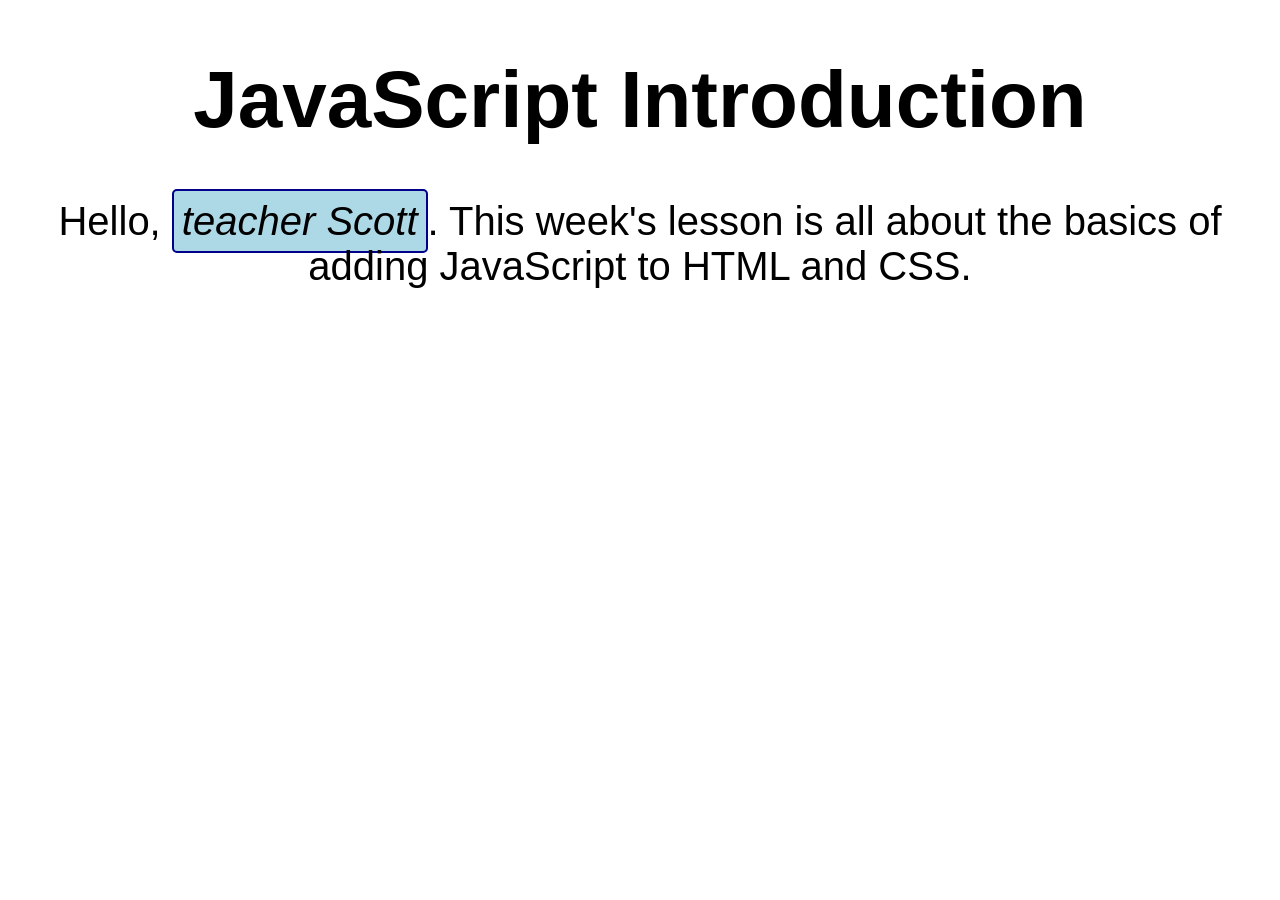
<file: lesson-1/index.html>
<!DOCTYPE html>
<html lang="en">
<head>
	<meta charset="UTF-8">
	<title>JavaScript Introduction | COMP1073 Client-Side JavaScript</title>
	<link rel="stylesheet" href="css/styles.css">
	<script src="js\script.js" defer></script>
</head>
<body>
	<h1>JavaScript Introduction</h1>
	<p>Hello, <em>teacher Scott</em>. This week's lesson is all about the basics of adding JavaScript to HTML and CSS.</p>
</body>
</html>
</file>
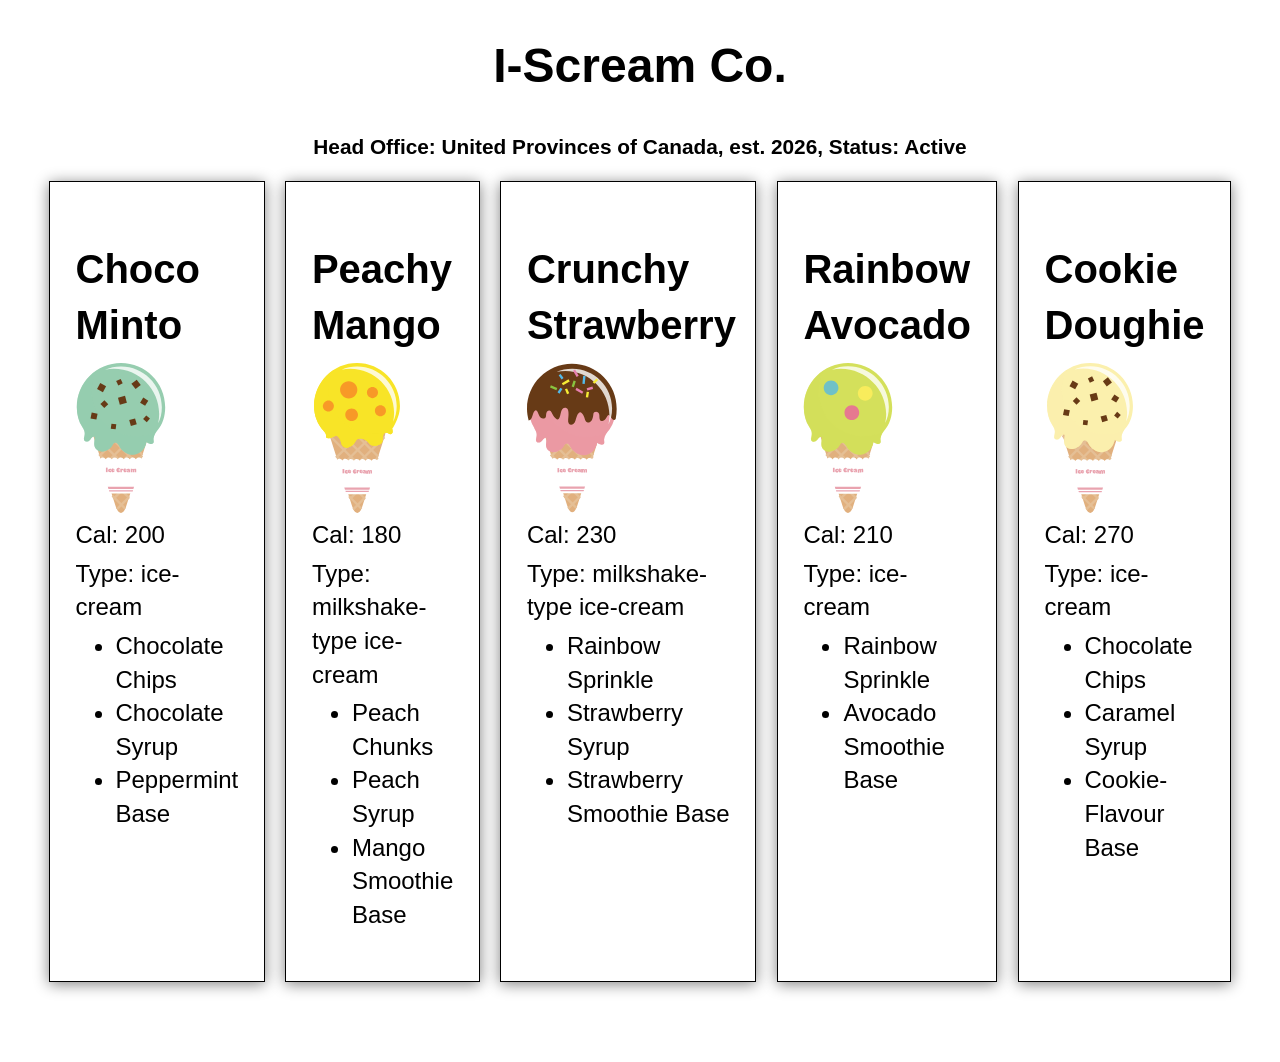
<file: lesson-10/index.html>
<!DOCTYPE html>
<html lang="en">
<head>
	<meta charset="utf-8" />
	<title>JavaScript Object Notation (JSON) | COMP1073 Client-Side JavaScript</title>
	<meta name="viewport" content="width=device-width, initial-scale=1.0" />
	<link href="css/normalize.css" rel="stylesheet" />
	<link href="css/styles.css" rel="stylesheet" />
	<script src="js/json.js" defer></script>
</head>

<body>
	<!-- STEP 1: Build out a HEADER and a SECTION element -->
	<header></header>
	<section></section>
	<!-- Proceed to js/json.js for the remainder of the lesson -->
</body>
</html>
</file>
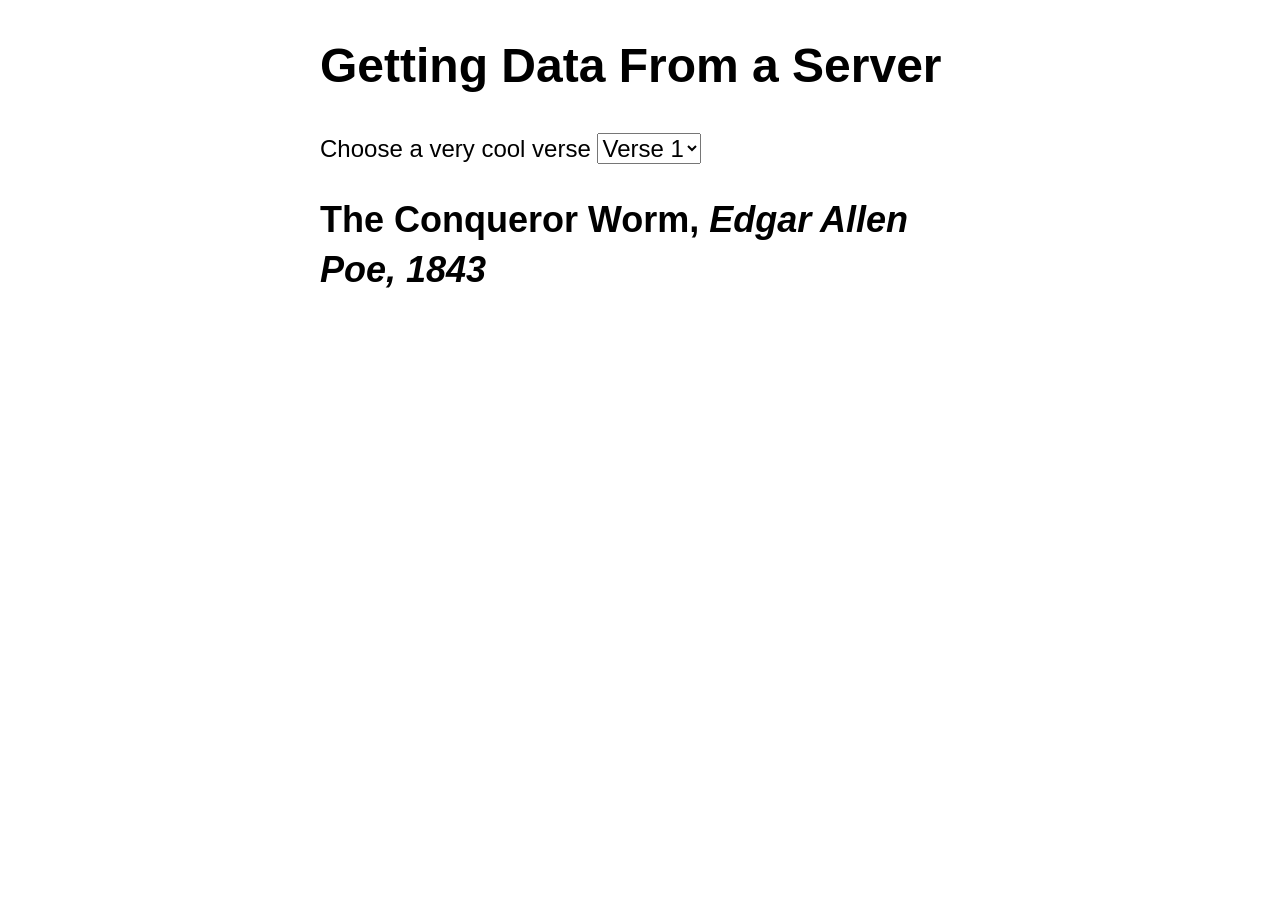
<file: lesson-11/index.html>
<!DOCTYPE html>
<html lang="en">
<head>
	<meta charset="utf-8" />
	<title>Getting Data From a Server | COMP1073 Client-Side JavaScript</title>
	<meta name="viewport" content="width=device-width, initial-scale=1.0" />
	<link href="css/normalize.css" rel="stylesheet" />
	<link href="css/styles.css" rel="stylesheet" />
	<script src="js/poetry.js" defer></script>
</head>

<body>
	<h1>Getting Data From a Server</h1>
	<form>
		<label for="verse-choose">Choose a very cool verse</label>
		<select id="verse-choose" name="verse-choose">
			<option value="verse1" selected>Verse 1</option>
			<option value="verse2">Verse 2</option>
			<option value="verse3">Verse 3</option>
			<option value="verse4">Verse 4</option>
		</select>
	</form>
	<h2>The Conqueror Worm, <em>Edgar Allen Poe, 1843</em></h2>
	<pre>
	</pre>
</body>
</html>
</file>
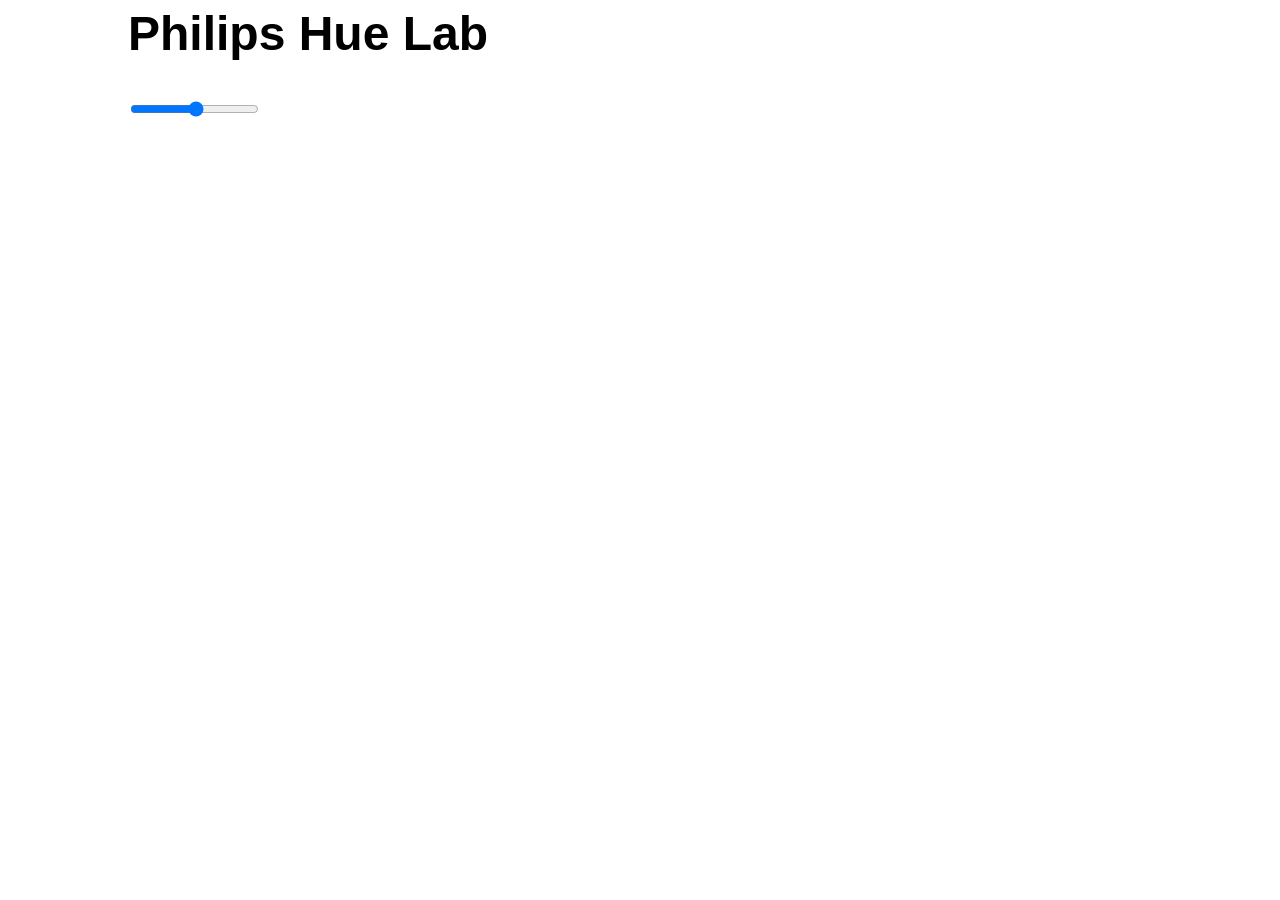
<file: lesson-12/index.html>
<html>
	<head>
		<title>Hue Lab</title>
		<meta charset="utf-8" />
		<meta name="viewport" content="width=device-width, initial-scale=1.0" />
		<link href="css/styles.css" rel="stylesheet" />
		<script src="js/hue.js" defer></script>
	</head>
	<body>
		<h1>Philips Hue Lab</h1>
		<input type="range" id="hue" min="0" max="47" />
	</body>
</html>
</file>
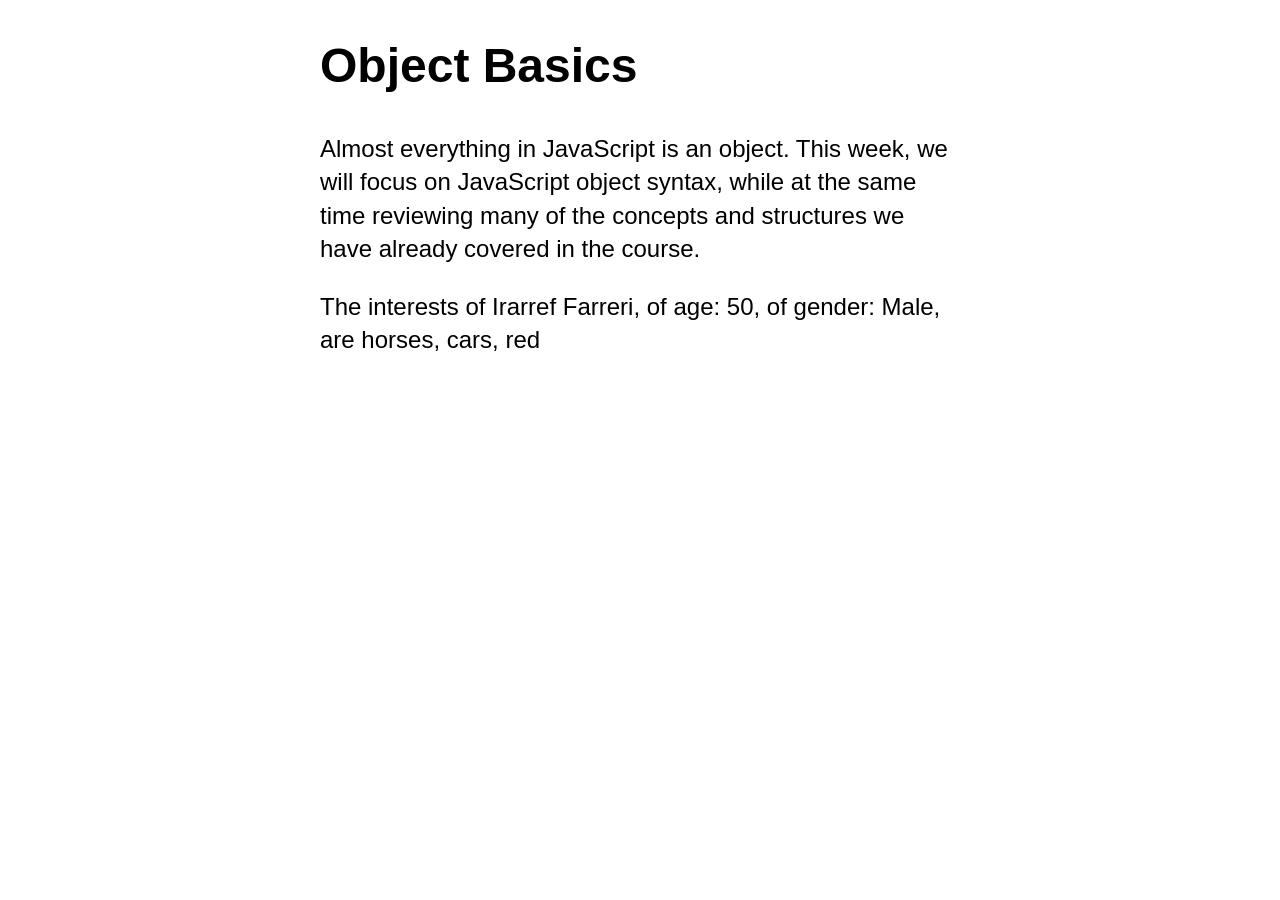
<file: lesson-8/index.html>
<!DOCTYPE html>
<html lang="en">
<head>
	<meta charset="utf-8" />
	<title>Object Basics | COMP1073 Client-Side JavaScript</title>
	<meta name="viewport" content="width=device-width, initial-scale=1.0" />
	<link href="css/normalize.css" rel="stylesheet" />
	<link href="css/styles.css" rel="stylesheet" />
	<script src="js/objects.js" defer></script>
</head>

<body>
	<h1>Object Basics</h1>
	<p>Almost everything in JavaScript is an object. This week, we will focus on JavaScript object syntax, while at the same time reviewing many of the concepts and structures we have already covered in the course.</p>
	<p id="output"></p>
</body>
</html>
</file>
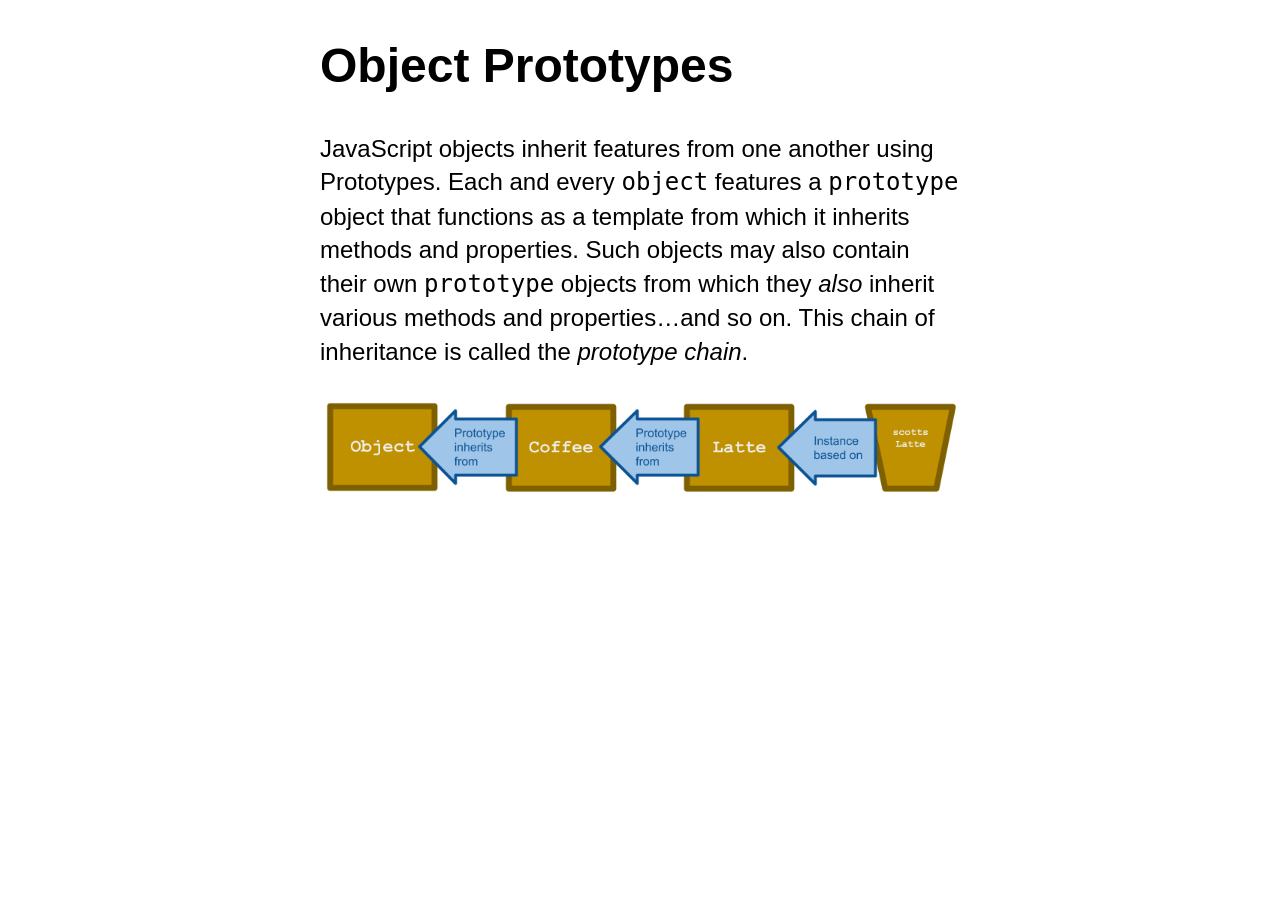
<file: lesson-9/index.html>
<!DOCTYPE html>
<html lang="en">
<head>
	<meta charset="utf-8" />
	<title>Object Prototypes | COMP1073 Client-Side JavaScript</title>
	<meta name="viewport" content="width=device-width, initial-scale=1.0" />
	<link href="css/normalize.css" rel="stylesheet" />
	<link href="css/styles.css" rel="stylesheet" />
	<script src="js/index.js" defer></script>
</head>

<body>
	<h1>Object Prototypes</h1>
	<p>JavaScript objects inherit features from one another using Prototypes. Each and every <code>object</code> features a <code>prototype</code> object that functions as a template from which it inherits methods and properties. Such objects may also contain their own <code>prototype</code> objects from which they <em>also</em> inherit various methods and properties…and so on. This chain of inheritance is called the <dfn>prototype chain</dfn>.</p>
	<p><img src="images/js-prototype-inheritance.png" width="100%" alt="JavaScript Prototype Inheritance" /></p>
	<p id="output"></p>
</body>
</html>
</file>
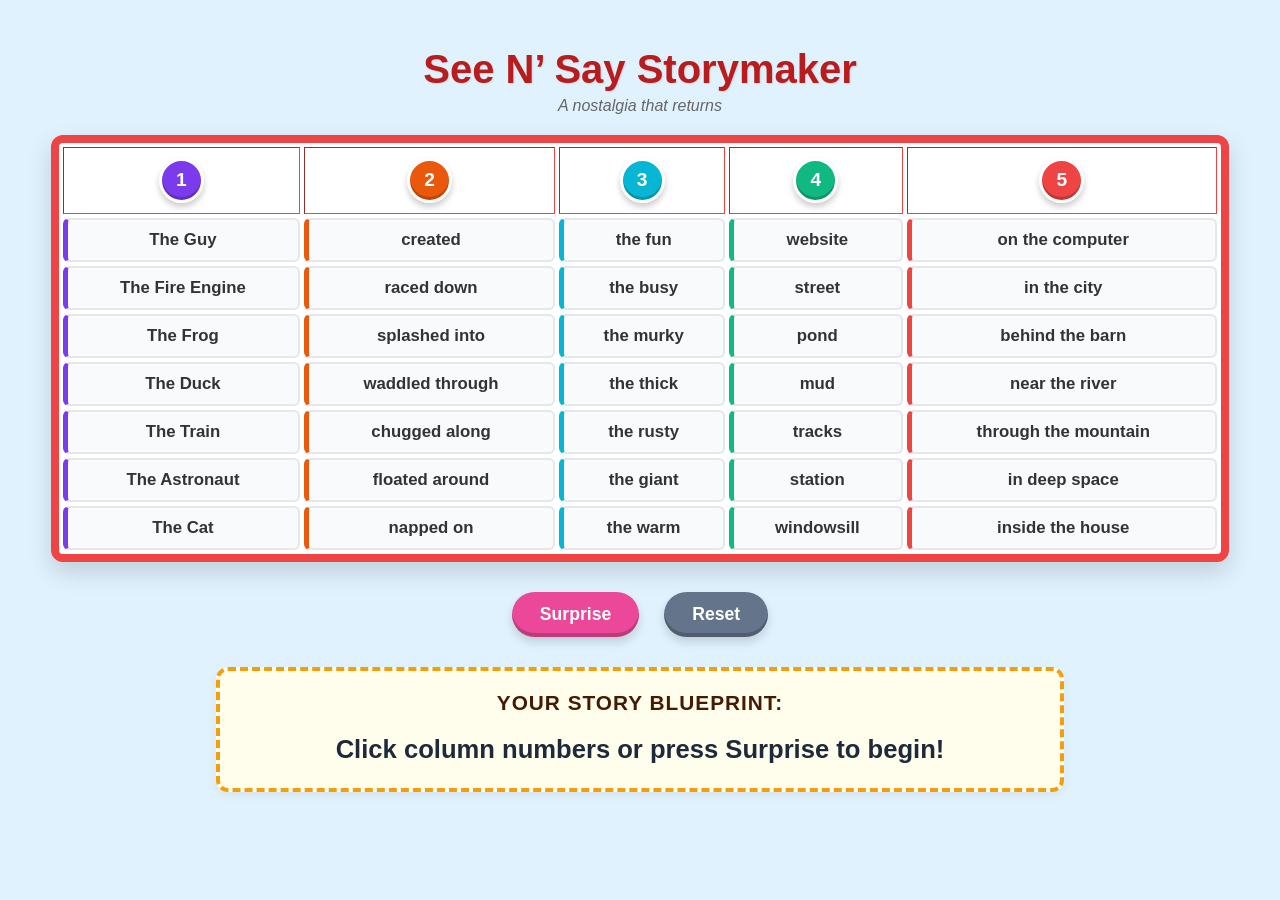
<file: assignment-1/assignment-1.html>
<!DOCTYPE html>
<html lang="en">
    <head>
        <meta charset="UTF-8">
        <title>See N’ Say Storymaker</title>
        <meta name="viewport" content="width=device-width, initial-scale=1.0" />
        <link rel="stylesheet" href="css/style.css"/>
        <script src="js/game.js" defer></script>
    </head>
    <body>
       <header>
            <h1>See N’ Say Storymaker</h1>
            <p><em>A nostalgia that returns</em></p>
       </header>
       <main>
            <table border="1" cellpadding="10" cellspacing="0" style="width: 95%; margin: 20px auto; font-family: sans-serif; text-align: center;">
                <thead>
                    <tr>
                        <th><button type="button" class="head-btn sub">1</button></th>
                        <th><button type="button" class="head-btn vrb">2</button></th>
                        <th><button type="button" class="head-btn adj">3</button></th>
                        <th><button type="button" class="head-btn obj">4</button></th>
                        <th><button type="button" class="head-btn plc">5</button></th>
                    </tr>
                </thead>
                <tbody>
                    <tr class="1">
                        <td class="sub">The Guy</td>
                        <td class="vrb">created</td>
                        <td class="adj">the fun</td>
                        <td class="obj">website</td>
                        <td class="plc">on the computer</td>
                    </tr>
                    
                    <tr class="2">
                        <td class="sub">The Fire Engine</td>
                        <td class="vrb">raced down</td>
                        <td class="adj">the busy</td>
                        <td class="obj">street</td>
                        <td class="plc">in the city</td>
                    </tr>
                    
                    <tr class="3">
                        <td class="sub">The Frog</td>
                        <td class="vrb">splashed into</td>
                        <td class="adj">the murky</td>
                        <td class="obj">pond</td>
                        <td class="plc">behind the barn</td>
                    </tr>
                    
                    <tr class="4">
                        <td class="sub">The Duck</td>
                        <td class="vrb">waddled through</td>
                        <td class="adj">the thick</td>
                        <td class="obj">mud</td>
                        <td class="plc">near the river</td>
                    </tr>
                    
                    <tr class="5">
                        <td class="sub">The Train</td>
                        <td class="vrb">chugged along</td>
                        <td class="adj">the rusty</td>
                        <td class="obj">tracks</td>
                        <td class="plc">through the mountain</td>
                    </tr>
                    
                    <tr class="6">
                        <td class="sub">The Astronaut</td>
                        <td class="vrb">floated around</td>
                        <td class="adj">the giant</td>
                        <td class="obj">station</td>
                        <td class="plc">in deep space</td>
                    </tr>
                    
                    <tr class="7">
                        <td class="sub">The Cat</td>
                        <td class="vrb">napped on</td>
                        <td class="adj">the warm</td>
                        <td class="obj">windowsill</td>
                        <td class="plc">inside the house</td>
                    </tr>
                </tbody>
            </table>
            
            <div class="controls-container">
                <button type="button" id="surprise">Surprise</button>
                <button type="button" id="reset">Reset</button>
            </div>

            <div class="story-container">
                <h2>Your Story Blueprint:</h2>
                <p id="story-display">Click column numbers or press Surprise to begin!</p>
            </div>
       </main>
    </body>
</html>
</file>
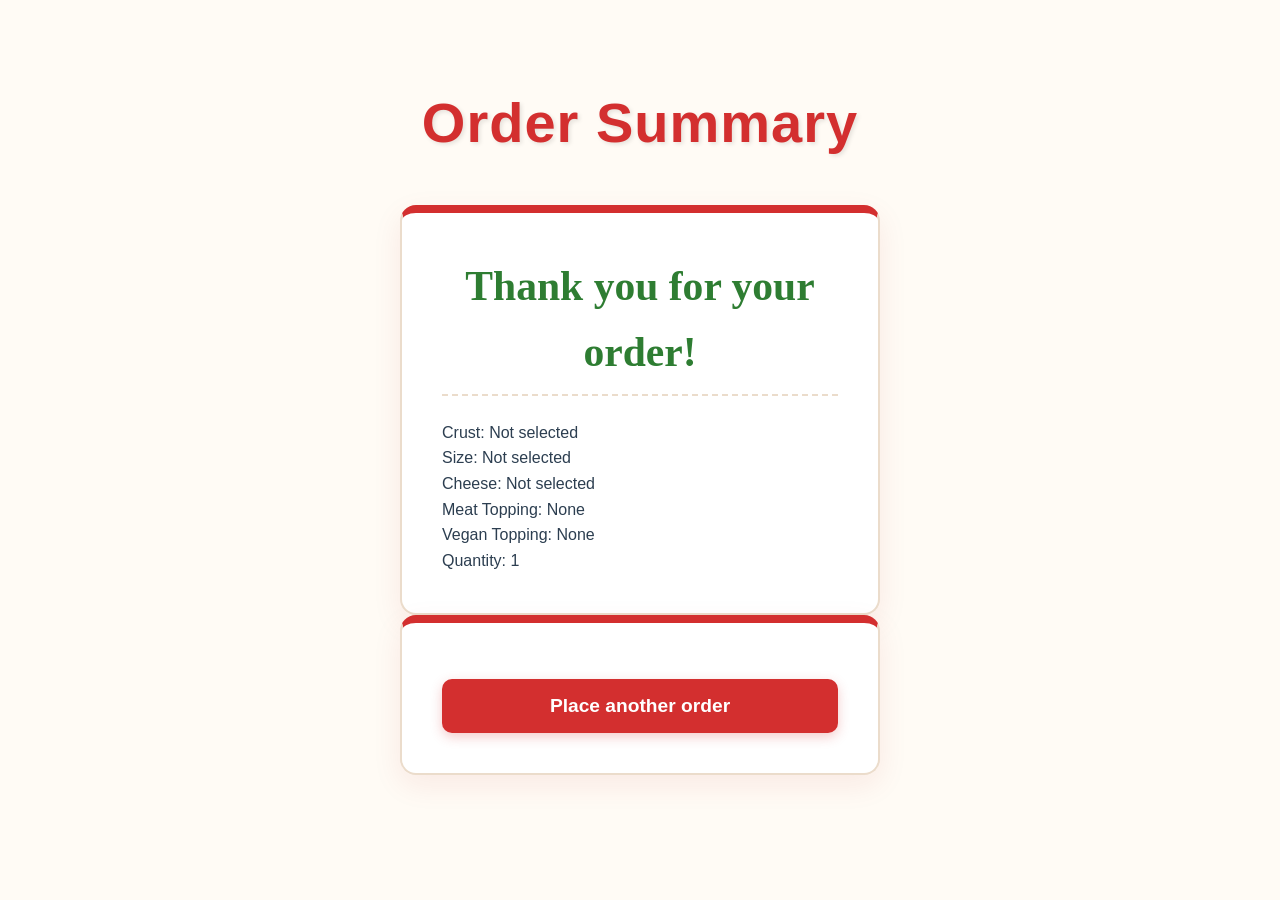
<file: assignment-2/confirm.html>
<!-- Confirm list built by Gemini -->
<!DOCTYPE html>
<html lang="en">
<head>
    <meta charset="UTF-8">
    <meta name="viewport" content="width=device-width, initial-scale=1.0">
    <title>Order Confirmation - La Pizzarera</title>
    <link rel="stylesheet" href="css/normalize.css">
    <link rel="stylesheet" href="css/pizza.css">
    <script src="js/confirm.js" defer></script>
</head>
<body>
    <h1>Order Summary</h1>
    
    <div id="receiptCard">
        <h2>Thank you for your order!</h2>
        <p>Crust: <span id="sumCrust"></span></p>
        <p>Size: <span id="sumSize"></span></p>
        <p>Cheese: <span id="sumCheese"></span></p>
        <p>Meat Topping: <span id="sumMeat"></span></p>
        <p>Vegan Topping: <span id="sumVeg"></span></p>
        <p>Quantity: <span id="sumQty"></span></p>
    </div>

    <form action="order.html">
        <button type="submit">Place another order</button>
    </form>
</body>
</html>
<!-- Confirm list built by Gemini -->
</file>
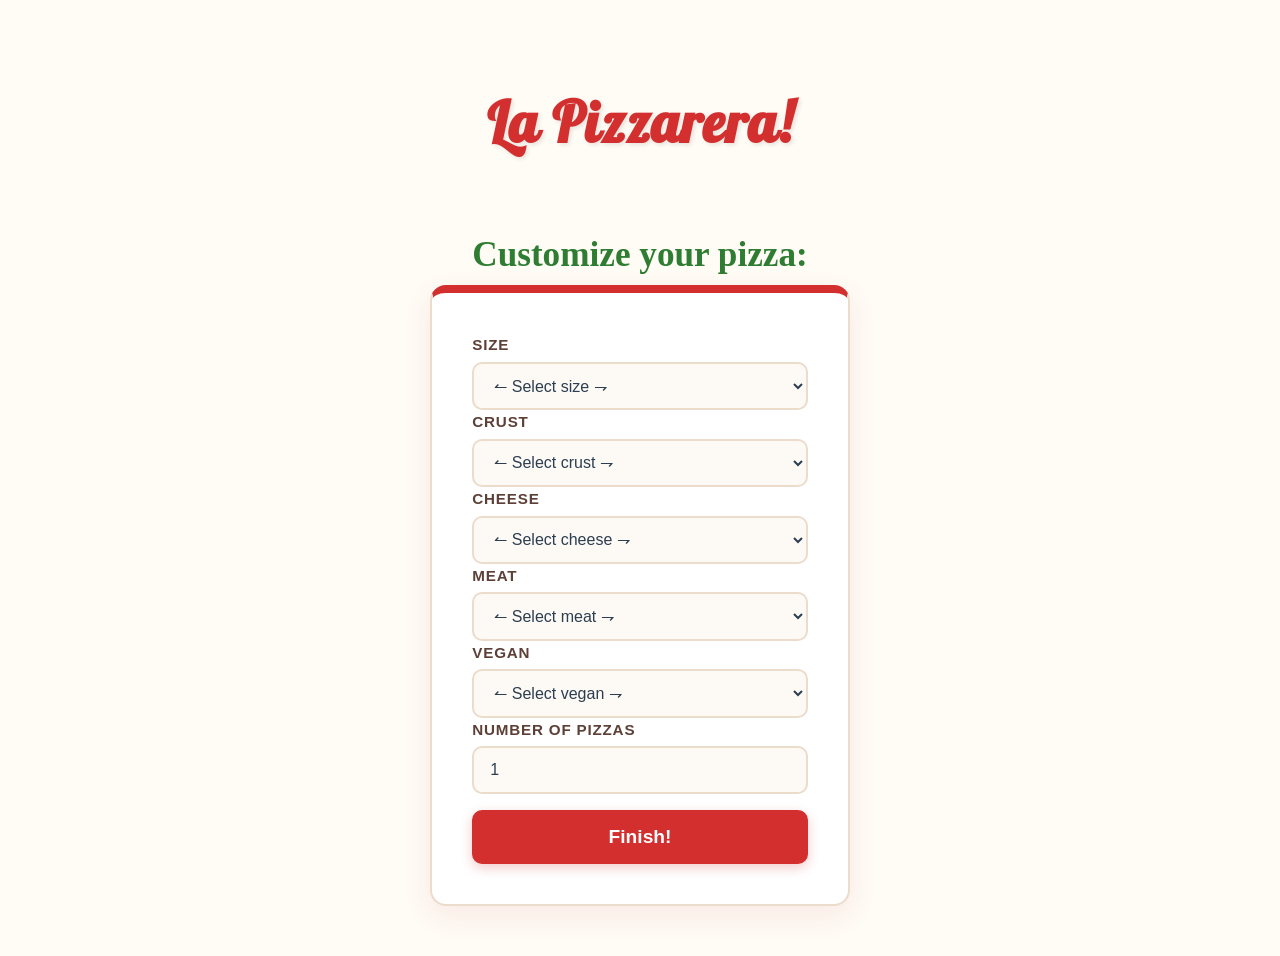
<file: assignment-2/order.html>
<!DOCTYPE html>
<html lang="en">
    <head>
        <meta charset="UTF-8" />
        <title>La Pizzarera - Customize Your Pizza</title>
        <meta name="viewport" content="width=device-width, initial-scale=1.0" />
        <link rel="preconnect" href="https://fonts.googleapis.com">
        <link rel="preconnect" href="https://fonts.gstatic.com" crossorigin>
        <link href="https://fonts.googleapis.com/css2?family=Cause:wght@100..900&family=Lobster&display=swap" rel="stylesheet">
	    <link href="css/normalize.css" rel="stylesheet" />
        <link href="css/pizza.css" rel="stylesheet" />
        <script src="js/order.js" defer></script>
    </head>
    <body>
        <header>
            <h1 class="company">La Pizzarera!</h1>
        </header>
        <fieldset>
        <legend id="custom">Customize your pizza:</legend>
        <form action="confirm.html" method="GET">
                <legend>Size</legend>
                <select id="size" name="size"></select>

                <legend>Crust</legend>
                <select id="crust" name="crust"></select>

                <legend>Cheese</legend>
                <select id="cheese" name="cheese"></select>

                <legend>Meat</legend>
                <select id="meat" name="meat"></select>

                <legend>Vegan</legend>
                <select id="vegan" name="vegan"></select>

                <legend>Number of Pizzas</legend>
                <input type="number" id="number" name="quantity" value="1" min="1" required />

            <button type="submit">Finish!</button>
        </fieldset>
        </form>
    </body>
</html>
</file>
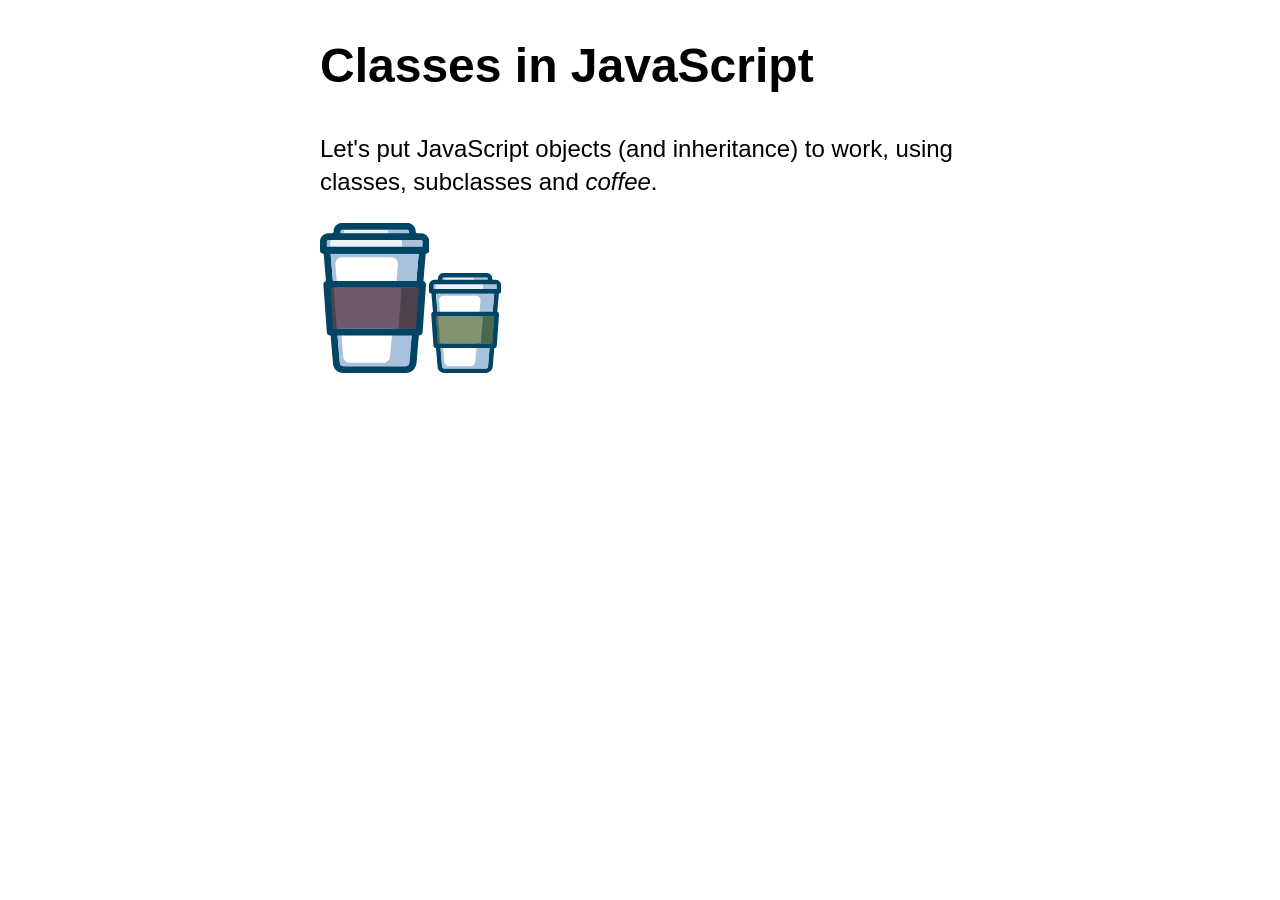
<file: lab-2/coffee.html>
<!DOCTYPE html>
<html lang="en">
<head>
	<meta charset="utf-8" />
	<title>Classes in JavaScript | COMP1073 Client-Side JavaScript</title>
	<meta name="viewport" content="width=device-width, initial-scale=1.0" />
	<link href="css/normalize.css" rel="stylesheet" />
	<link href="css/styles.css" rel="stylesheet" />
	<script src="js/coffee.js" defer></script>
</head>

<body>
	<h1>Classes in JavaScript</h1>
	<p>Let's put JavaScript objects (and inheritance) to work, using classes, subclasses and <em>coffee</em>.</p>
	<p id="output"></p>
</body>
</html>
</file>
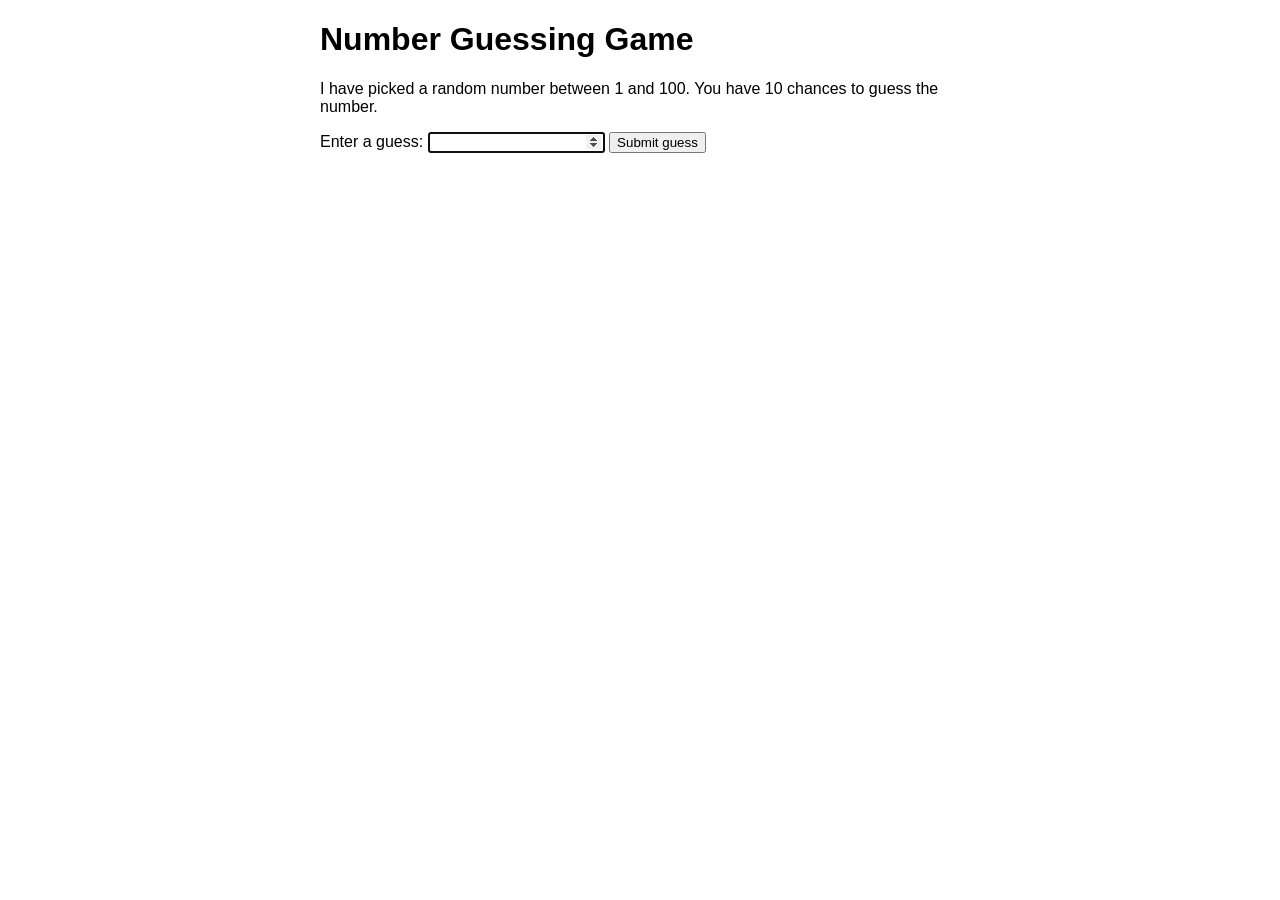
<file: lesson-1/guess.html>
<!DOCTYPE html>
<html lang="en">
	<head>
		<meta charset="utf-8">
		<title>Number Guessing Game | COMP1073 Client-Side JavaScript</title>
		<link rel="stylesheet" href="css/guess.css" />
		<script src="js/guess.js" defer></script>
	</head>

	<body>
		<h1>Number Guessing Game</h1>
		<p>I have picked a random number between 1 and 100. You have 10 chances to guess the number.</p>

		<!-- Guessing form controls -->
		<label for="guessField">Enter a guess: </label>
		<input type="number" id="guessField">
		<button>Submit guess</button>

		<!-- Elements to contain feedback for user -->
		<section>
			<p id="guesses"></p>
			<p id="lastResult"></p>
			<p id="lowOrHi"></p>
		</section>
	</body>
</html>
</file>
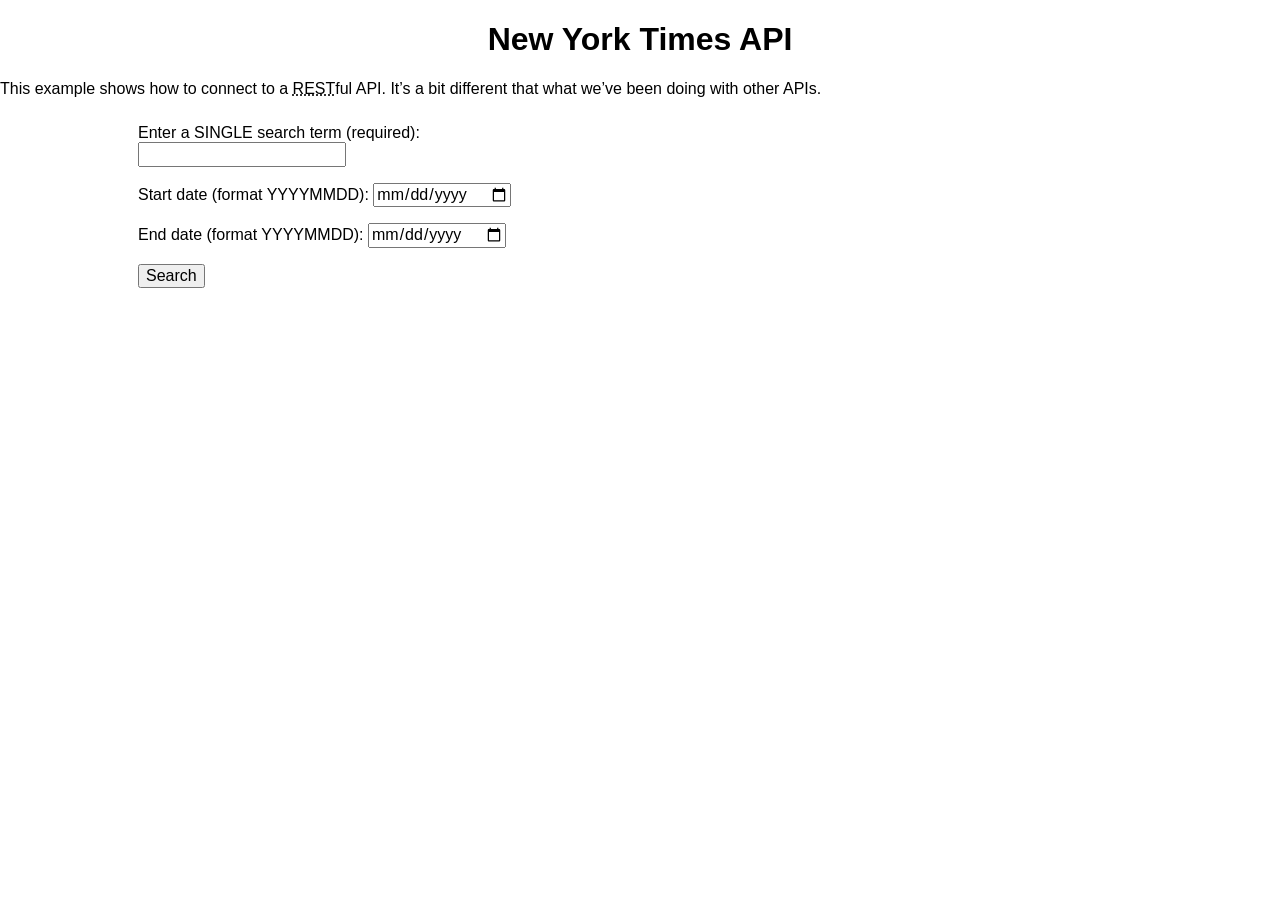
<file: lesson-11/nytimes.html>
<!DOCTYPE html>
<html>
<head>
	<meta charset="utf-8" />
	<title>Third Party APIs | COMP1073 Client-Side JavaScript</title>
	<meta name="viewport" content="width=device-width, initial-scale=1.0" />
	<link href="css/normalize.css" rel="stylesheet" />
	<link href="css/nytimes.css" rel="stylesheet" />
	<script src="js/nytimes.js" defer></script>
</head>
<body>
	<h1>New York Times API</h1>
	<p>This example shows how to connect to a <abbr title="REpresentative State Transfer">REST</abbr>ful API. It’s a bit different that what we’ve been doing with other APIs.</p>
	<div class="wrapper">
		<div class="controls">
			<form>
				<p>
					<label for="search">Enter a SINGLE search term (required): </label>
					<input type="text" id="search" class="search" required>
				</p>
				<p>
					<label for="start-date">Start date (format YYYYMMDD): </label>
					<input type="date" id="start-date" class="start-date" pattern="[0-9]{8}">
				</p>
				<p>
					<label for="end-date">End date (format YYYYMMDD): </label>
					<input type="date" id="end-date" class="end-date" pattern="[0-9]{8}">
				</p>
				<p>
					<button class="submit">Search</button>
				</p>
			</form>
		</div>
		<div class="results">
			<section>
			</section>
		</div>
	</div>
</body>
</html>
</file>
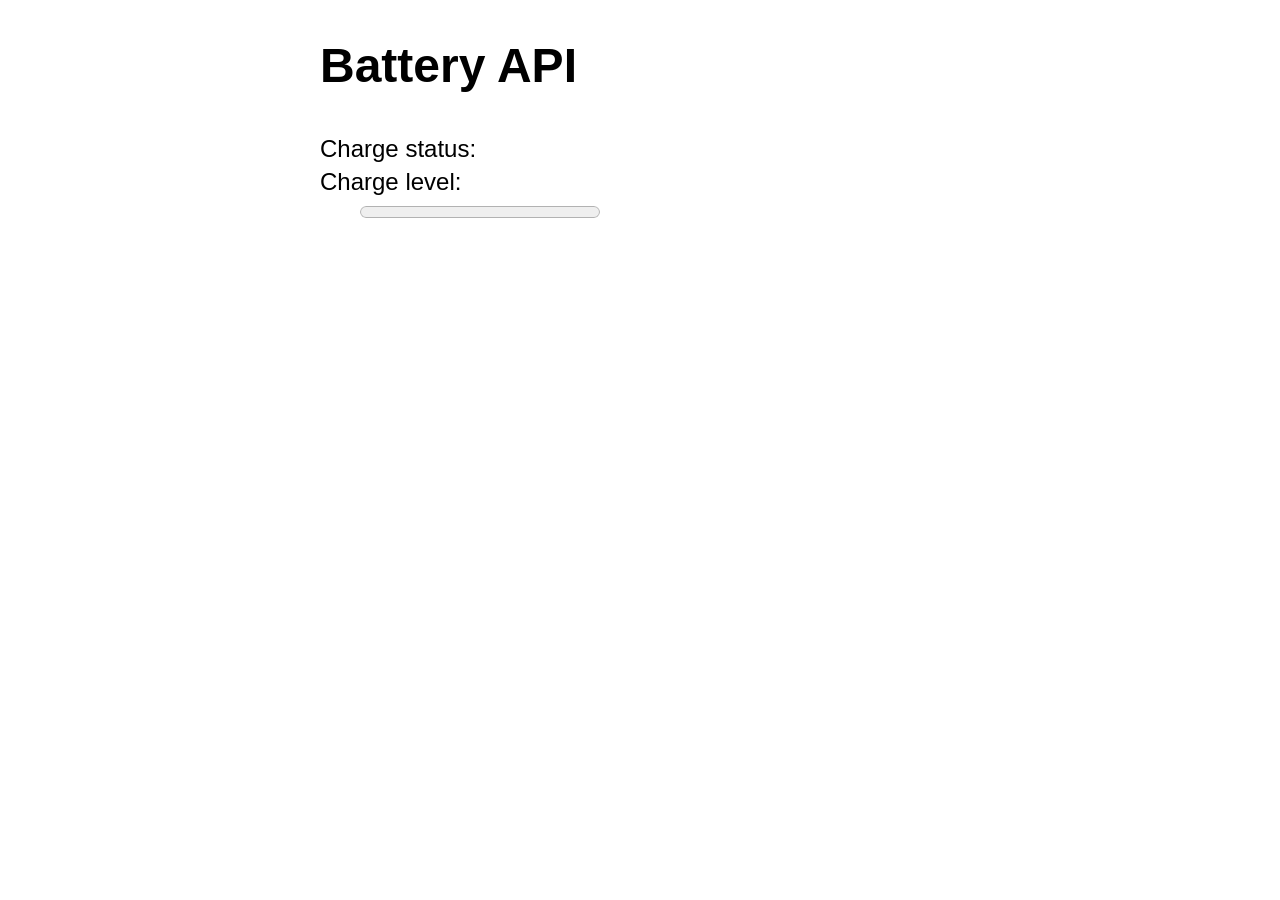
<file: lesson-13/battery.html>
<!DOCTYPE html>
<html lang="en">
<head>
	<meta charset="utf-8" />
	<title>Battery API | COMP1073 Client-Side JavaScript</title>
	<meta name="viewport" content="width=device-width, initial-scale=1.0" />
	<link href="css/normalize.css" rel="stylesheet" />
	<link href="css/styles.css" rel="stylesheet" />
	<script src="js/battery.js" defer></script>
</head>

<body>
	<h1>Battery API</h1>
	<dl id="battery">
		<dt>Charge status:</dt>
		<dd></dd>
		<dt>Charge level:</dt>
		<dd>
			<progress max="100" value="0"></progress>
			<output></output>
		</dd>
	</dl>
</body>
</html>
</file>
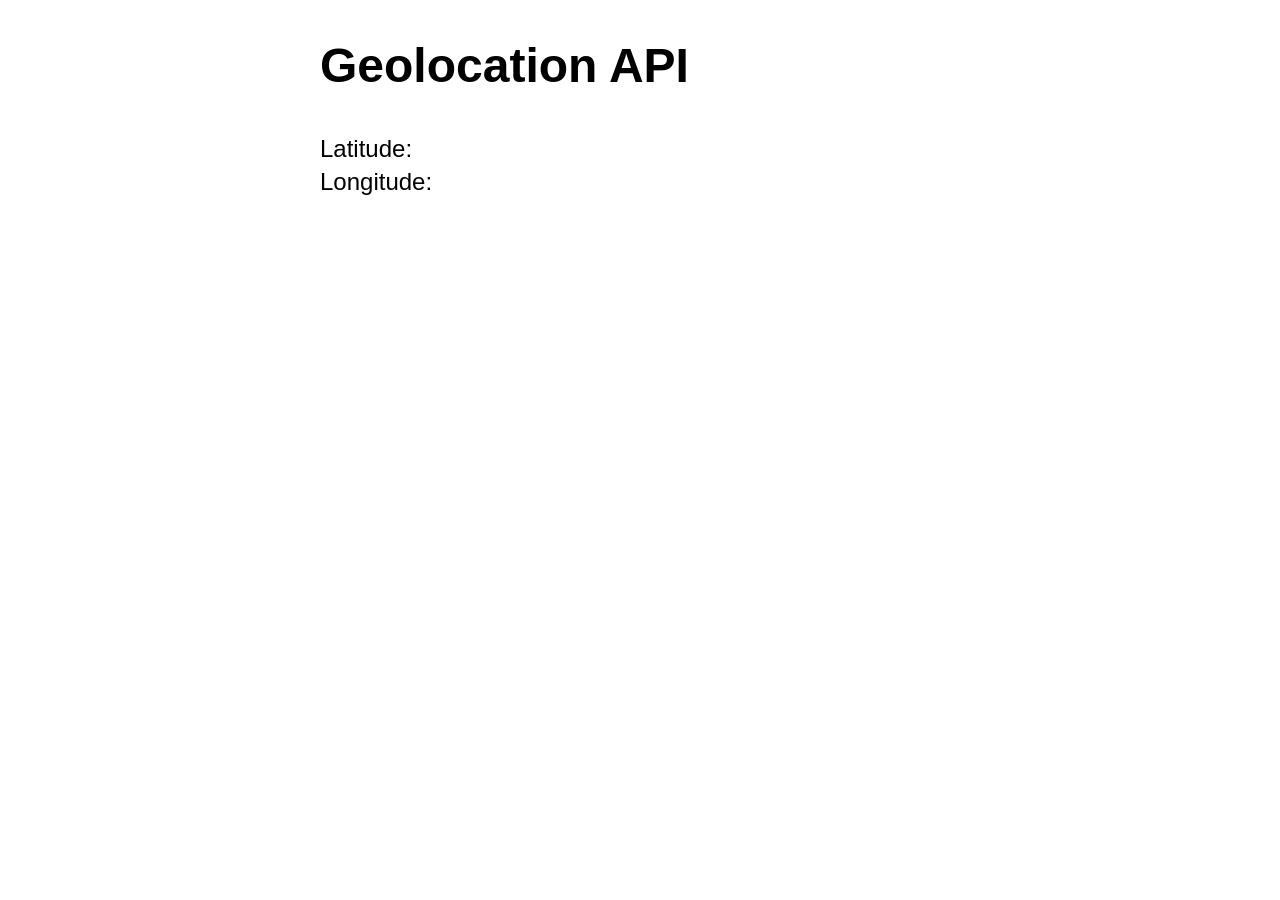
<file: lesson-13/geolocation.html>
<!DOCTYPE html>
<html lang="en">
<head>
	<meta charset="utf-8" />
	<title>Geolocation API | COMP1073 Client-Side JavaScript</title>
	<meta name="viewport" content="width=device-width, initial-scale=1.0" />
	<link href="css/normalize.css" rel="stylesheet" />
	<link href="css/styles.css" rel="stylesheet" />
	<script src="js/geolocation.js" defer></script>
</head>

<body>
	<h1>Geolocation API</h1>
	<p id="status"></p>
	<dl id="latlong">
		<dt>Latitude:</dt>
		<dd></dd>
		<dt>Longitude:</dt>
		<dd></dd>
	</dl>
	<a id="mapLink" href=""></a>
</body>
</html>
</file>
<file: lesson-1/css/styles.css>
@charset "utf-8";
html {
	font-family: sans-serif;
	font-size: 250%;
	text-align: center;
}
p em {
	background-color: lightblue;
	border: 2px solid darkblue;
	border-radius: 5px;
	padding: 0.2em;
	cursor: pointer;
}
</file>
<file: lesson-10/css/styles.css>
@charset "utf-8";

html {
	box-sizing: border-box;
  }
*, *:before, *:after {
	box-sizing: inherit;
}

body {
	font-family: sans-serif;
	font-size: 150%;
	line-height: 1.4;
	width: 80%;
	margin: 0 auto;
}

/* header styles */

h1 {
  font-size: 3rem;
  text-align: center;
}

header p {
  font-size: 1.3rem;
  font-weight: bold;
  text-align: center;
}

/* section styles */
section {
	display: flex;
	justify-content: center;
	margin-bottom: 5rem;
}
section article {
	border: 1px solid black;
	box-shadow: 0 2px 14px grey;
	padding: 2.5%;
	width: 25%;
	margin: 0 1%;
}
article img {
	display: block;
	height: 150px;
	width: 90px;
}
section p {
  margin: 5px 0;
}

section ul {
  margin-top: 0;
}

h2 {
  font-size: 2.5rem;
  margin-bottom: 10px;
}
</file>
<file: lesson-11/css/styles.css>
/* Page Styles */
@charset "utf-8";
body {
	font-family: sans-serif;
	font-size: 150%;
	line-height: 1.4;
	width: 640px;
	margin-left: auto;
	margin-right: auto;
}
</file>
<file: lesson-12/css/styles.css>
@charset "utf-8";

html {
	box-sizing: border-box;
  }
*, *:before, *:after {
	box-sizing: inherit;
}

body {
	font-family: sans-serif;
	font-size: 150%;
	line-height: 1.4;
	width: 80%;
	margin: 0 auto;
}
</file>
<file: lesson-8/css/styles.css>
/* Page Styles */
@charset "utf-8";
body {
	font-family: sans-serif;
	font-size: 150%;
	line-height: 1.4;
	width: 640px;
	margin-left: auto;
	margin-right: auto;
	/* transition: all 1s; */
}
</file>
<file: lesson-9/css/styles.css>
/* Page Styles */
@charset "utf-8";
body {
	font-family: sans-serif;
	font-size: 150%;
	line-height: 1.4;
	width: 640px;
	margin-left: auto;
	margin-right: auto;
	/* transition: all 1s; */
}
</file>
<file: assignment-1/css/style.css>
/* CSS generated by Gemini AI
Theme origin: https://www.worthpoint.com/worthopedia/mattel-see-say-story-maker-winky-says-1871946301 */

body {
    background-color: #e0f2fe; 
    font-family: 'Segoe UI', Tahoma, Geneva, Verdana, sans-serif;
    margin: 0;
    padding: 20px;
    color: #333;
}

header h1 {
    text-align: center;
    color: #b91c1c;
    font-size: 2.5rem;
    margin-bottom: 5px;
    text-shadow: 1px 1px 2px rgba(0,0,0,0.1);
}

header p {
    text-align: center;
    margin-top: 0;
    color: #666;
}


table {
    border-collapse: separate !important;
    border-spacing: 4px;
    background-color: #ffffff;
    border: 8px solid #ef4444;
    border-radius: 12px;
    box-shadow: 0 10px 25px rgba(0, 0, 0, 0.15);
}


th {
    padding: 10px 0;
}

.head-btn {
    width: 45px;
    height: 45px;
    border-radius: 50%; 
    border: 3px solid #ffffff;
    box-shadow: 0 4px 6px rgba(0,0,0,0.2), inset 0 -3px 0 rgba(0,0,0,0.2);
    font-size: 1.2rem;
    font-weight: bold;
    color: white;
    cursor: pointer;
    transition: transform 0.1s ease;
}

.head-btn:active {
    transform: scale(0.92); 
}

td {
    font-weight: 600;
    font-size: 1.05rem;
    border: 2px solid #e5e7eb;
    border-radius: 6px;
    background-color: #f9fafb;
    cursor: pointer;
    transition: all 0.2s ease;
}


th:nth-child(1) .head-btn { background-color: #7c3aed; }
td.sub { border-left: 5px solid #7c3aed; }

th:nth-child(2) .head-btn { background-color: #ea580c; }
td.vrb { border-left: 5px solid #ea580c; }

th:nth-child(3) .head-btn { background-color: #06b6d4; }
td.adj { border-left: 5px solid #06b6d4; }

th:nth-child(4) .head-btn { background-color: #10b981; }
td.obj { border-left: 5px solid #10b981; }

th:nth-child(5) .head-btn { background-color: #ef4444; }
td.plc { border-left: 5px solid #ef4444; }


.controls-container {
    display: flex;
    justify-content: center;
    gap: 25px;
    margin: 30px auto;
    max-width: 500px;
}

.controls-container button {
    padding: 12px 28px;
    font-size: 1.1rem;
    font-weight: bold;
    color: white;
    border: none;
    border-radius: 50px;
    box-shadow: 0 5px 10px rgba(0,0,0,0.15), inset 0 -4px 0 rgba(0,0,0,0.2);
    cursor: pointer;
    transition: all 0.1s ease;
}

.controls-container button:active {
    transform: translateY(3px);
    box-shadow: 0 2px 4px rgba(0,0,0,0.1);
}


#surprise {
    background-color: #ec4899;
}


#playback {
    background-color: #22c55e;
}


#reset {
    background-color: #64748b;
}


.story-container {
    max-width: 800px;
    margin: 20px auto;
    background-color: #fffdec;
    border: 4px dashed #f59e0b;
    border-radius: 12px;
    padding: 20px;
    text-align: center;
    box-shadow: 0 4px 10px rgba(0,0,0,0.05);
}

.story-container h2 {
    margin-top: 0;
    color: #451a03;
    font-size: 1.3rem;
    text-transform: uppercase;
    letter-spacing: 1px;
}

#story-display {
    font-size: 1.6rem;
    font-weight: bold;
    color: #1e293b;
    line-height: 1.4;
    margin: 10px 0 0 0;
}

/* CSS generated by Gemini AI
Theme origin: https://www.worthpoint.com/worthopedia/mattel-see-say-story-maker-winky-says-1871946301 */
</file>
<file: assignment-2/css/pizza.css>
@charset "UTF-8";

/* ==========================================================================
   Typography Classes (Google Fonts)
   ========================================================================== */
.lobster-regular {
    font-family: "Lobster", sans-serif;
    font-weight: 400;
    font-style: normal;
}

.cause {
    font-family: "Caveat", cursive;
    font-optical-sizing: auto;
    font-style: normal;
}

/* ==========================================================================
   Theme Variables & Reset
   ========================================================================== */
:root {
    /* Color Palette */
    --primary-red: #d32f2f;
    --primary-red-hover: #b71c1c;
    --basil-green: #2e7d32;
    --crust-gold: #f57c00;
    --warm-bg: #fffbf5;
    --card-bg: #ffffff;
    --text-dark: #2c3e50;
    --border-color: #ebdccb;

    /* Font Stacks */
    --font-heading: "Lobster", sans-serif;
    --font-handwriting: "Caveat", cursive;
    --font-body: "Poppins", 'Segoe UI', sans-serif;
}

* {
    box-sizing: border-box;
    margin: 0;
    padding: 0;
}

body {
    font-family: var(--font-body);
    background-color: var(--warm-bg);
    color: var(--text-dark);
    line-height: 1.6;
    display: flex;
    flex-direction: column;
    align-items: center;
    min-height: 100vh;
    padding: 2.5rem 1rem;
}

/* ==========================================================================
   Header & Typography
   ========================================================================== */
header {
    text-align: center;
    margin-bottom: 2rem;
}

h1.company, h1 {
    font-family: var(--font-heading);
    font-size: 3.5rem;
    color: var(--primary-red);
    text-shadow: 2px 2px 4px rgba(0, 0, 0, 0.1);
    letter-spacing: 1px;
}

/* ==========================================================================
   Form & Card Container
   ========================================================================== */
form, #receiptCard {
    background: var(--card-bg);
    border-radius: 16px;
    box-shadow: 0 10px 30px rgba(183, 28, 28, 0.08);
    width: 100%;
    max-width: 480px;
    padding: 2.5rem;
    border: 2px solid var(--border-color);
    border-top: 8px solid var(--primary-red);
}

fieldset {
    border: none;
    display: flex;
    flex-direction: column;
    gap: 1.25rem;
}

/* Sub-header using the Handwriting font */
legend#custom {
    font-family: var(--font-handwriting);
    font-size: 2.2rem;
    font-weight: 600;
    color: var(--basil-green);
    text-align: center;
    width: 100%;
    margin-bottom: 0.5rem;
    line-height: 1;
}

/* Field Group Labels */
legend:not(#custom) {
    font-size: 0.95rem;
    font-weight: 700;
    color: #5d4037;
    margin-bottom: 0.25rem;
    text-transform: uppercase;
    letter-spacing: 0.8px;
}

/* ==========================================================================
   Form Controls (<select> & <input>)
   ========================================================================== */
select, 
input[type="number"] {
    width: 100%;
    padding: 0.8rem 1rem;
    font-family: var(--font-body);
    font-size: 1rem;
    border: 2px solid var(--border-color);
    border-radius: 10px;
    background-color: #fdfaf6;
    color: var(--text-dark);
    outline: none;
    transition: all 0.2s ease-in-out;
    cursor: pointer;
}

select:focus, 
input[type="number"]:focus {
    border-color: var(--primary-red);
    background-color: #ffffff;
    box-shadow: 0 0 0 4px rgba(211, 47, 47, 0.12);
}

/* ==========================================================================
   Buttons
   ========================================================================== */
button[type="submit"], 
.btn-primary {
    width: 100%;
    padding: 1rem;
    margin-top: 1rem;
    font-family: var(--font-body);
    font-size: 1.2rem;
    font-weight: 700;
    color: #ffffff;
    background-color: var(--primary-red);
    border: none;
    border-radius: 10px;
    cursor: pointer;
    transition: background-color 0.2s ease, transform 0.1s ease;
    box-shadow: 0 4px 12px rgba(211, 47, 47, 0.25);
}

button[type="submit"]:hover,
.btn-primary:hover {
    background-color: var(--primary-red-hover);
}

button[type="submit"]:active,
.btn-primary:active {
    transform: scale(0.98);
}

/* ==========================================================================
   Receipt Card (end.html)
   ========================================================================== */
#receiptCard h2 {
    font-family: var(--font-handwriting);
    font-size: 2.6rem;
    color: var(--basil-green);
    text-align: center;
    margin-bottom: 1.5rem;
    border-bottom: 2px dashed var(--border-color);
    padding-bottom: 0.5rem;
}

.receipt-item {
    display: flex;
    justify-content: space-between;
    padding: 0.75rem 0;
    border-bottom: 1px solid #f5ebe0;
    font-size: 1.05rem;
}

.receipt-item strong {
    color: #795548;
}

.receipt-item span {
    font-weight: 700;
    color: var(--text-dark);
}

/* THIS CSS IS GENERATED BY GEMINI */
</file>
<file: lab-2/css/styles.css>
/* Page Styles */
@charset "utf-8";
body {
	font-family: sans-serif;
	font-size: 150%;
	line-height: 1.4;
	width: 640px;
	margin-left: auto;
	margin-right: auto;
	/* transition: all 1s; */
}
</file>
<file: lesson-1/css/guess.css>
@charset "utf-8";

html {
	font-family: sans-serif;
}
body {
	width: 50%;
	max-width: 800px;
	min-width: 480px;
	margin: 0 auto;
}
#lastResult {
	color: white;
	padding: 3px;
}
</file>
<file: lesson-11/css/nytimes.css>
body {
  font-family: sans-serif;
}

.wrapper {
  width: 80%;
  margin: 0 auto;
  display: flex;
}

.controls, .results {
  flex: 1;
  padding: 10px;
}

form p:nth-of-type(1) {
  margin-top: 0;
}

h1 {
  text-align: center;
}

h2 {
  font-size: 20px;
}

article p {
  font-size: 14px;
  line-height: 1.5;
}

article p:nth-of-type(2) {
  font-size: 14px;
  line-height: 2;
}

nav {
  margin-bottom: 50px;
}

.prev {
  float: left;
}

.next {
  float: right;
}

article {
  padding: 10px;
  margin-bottom: 20px;
  background-color: #ddd;
  border: 1px solid #ccc;
}

img {
  float: right;
  margin-left: 20px;
  max-width: 200px;
}

.clearfix {
  clear: both;
}

span {
  background-color: #ccc;
  padding: 5px;
  margin: 5px;
}
</file>
<file: lesson-13/css/styles.css>
/* Page Styles */
@charset "utf-8";
body {
	font-family: sans-serif;
	font-size: 150%;
	line-height: 1.4;
	width: 640px;
	margin-left: auto;
	margin-right: auto;
}
</file>
